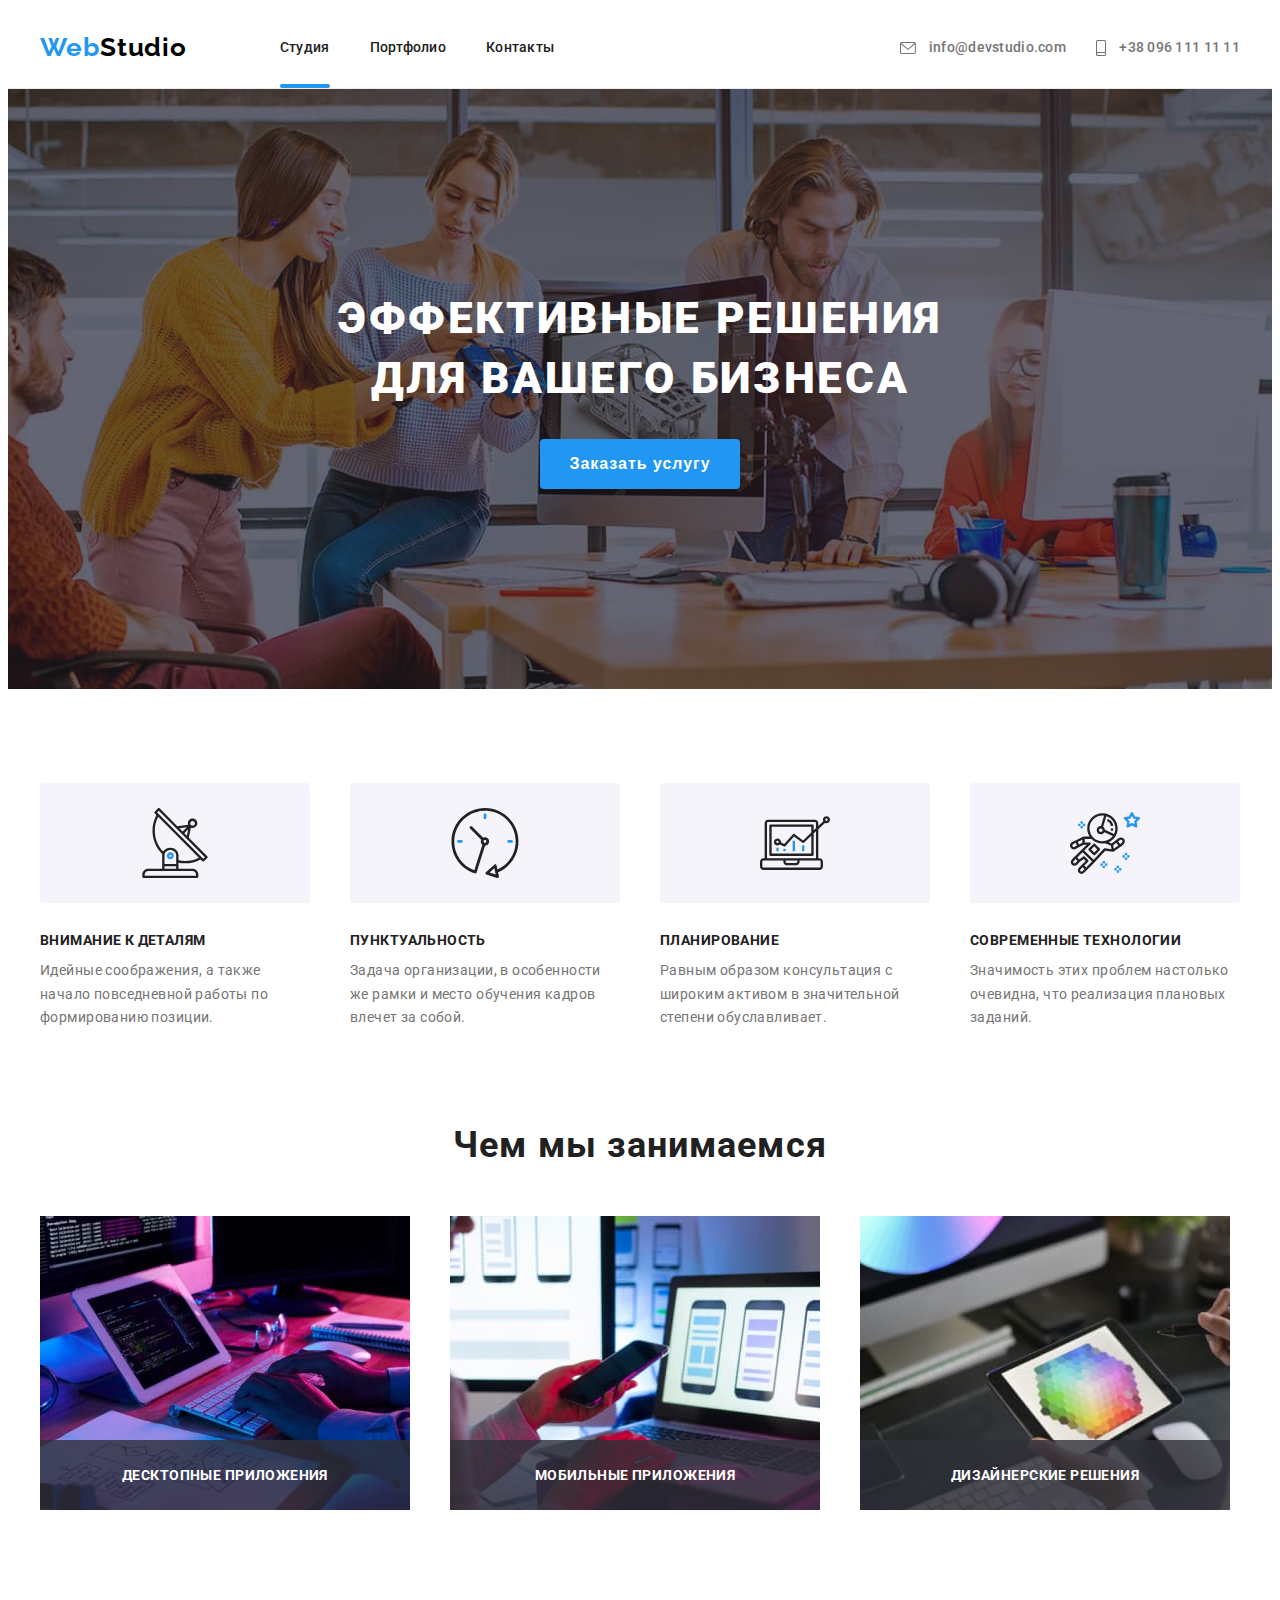
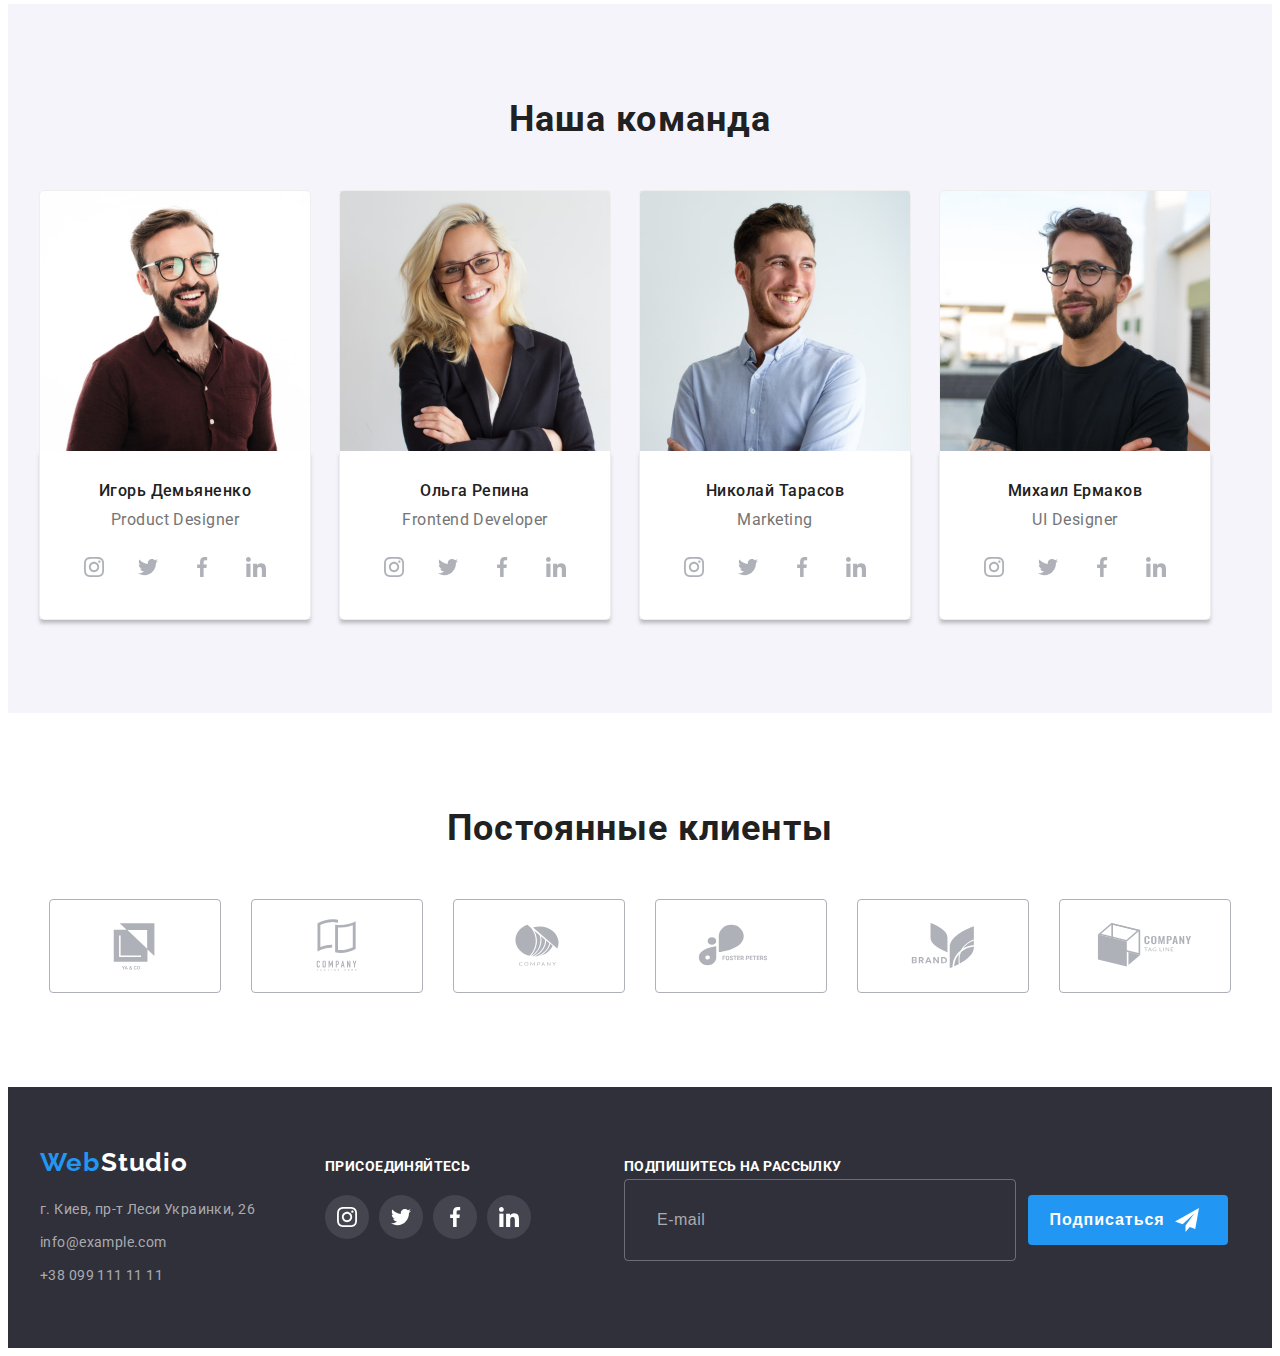
<file: index.html>
<!DOCTYPE html>
<html lang="ru">
  <head>
    <meta charset="UTF-8" />
    <meta http-equiv="X-UA-Compatible" content="IE=edge" />
    <meta name="viewport" content="width=device-width, initial-scale=1.0" />
    <title>Веб студия</title>
    <link rel="preconnect" href="https://fonts.googleapis.com" />
    <link rel="preconnect" href="https://fonts.gstatic.com" crossorigin />
    <link
      href="https://fonts.googleapis.com/css2?family=Raleway:wght@700&family=Roboto:wght@400;500;700;900&display=swap"
      rel="stylesheet"
    />
    <!-- cdnjs 1:10:17 modern normilize-->
    <link
      rel="stylesheet"
      href="https://cdnjs.cloudflare.com/ajax/libs/modern-normalize/1.1.0/modern-normalize.min.css"
      integrity="sha512-wpPYUAdjBVSE4KJnH1VR1HeZfpl1ub8YT/NKx4PuQ5NmX2tKuGu6U/JRp5y+Y8XG2tV+wKQpNHVUX03MfMFn9Q=="
      crossorigin="anonymous"
      referrerpolicy="no-referrer"
    />
    <link rel="stylesheet" href="./css/styles.css" />
  </head>

  <body class="header-container">
    <!-- The top of the site - header  -->
    <header class="header">
      <div class="container nav-holder">
        <nav class="header-navigation">
          <a class="header-logo link" href="/">
            <span class="header-web" lang="en">Web</span>
            <span class="header-studio" lang="en">Studio</span>
          </a>
          <ul class="header-list list">
            <li class="header-item">
              <a class="header-link link underline" href="">Студия</a>
            </li>
            <li class="header-item">
              <a class="header-link link" href="./portfolio.html">Портфолио</a>
            </li>
            <li class="header-item">
              <a class="header-link link" href="">Контакты</a>
            </li>
          </ul>
        </nav>
        <ul class="header-contacts-list list">
          <li class="header-contacts">
            <a class="header-mail link" href="mailto:info@devstudio.com ">
              <svg class="header-icon" width="16" height="12">
                <use href="./images/decore/icons.svg#icon-envelope"></use>
              </svg>
              info@devstudio.com
            </a>
          </li>
          <li class="header-contacts">
            <a class="header-tel link" href="tel:+380961111111">
              <svg class="header-icon" width="10" height="16">
                <use href="./images/decore/icons.svg#icon-tel"></use>
              </svg>
              +38 096 111 11 11
            </a>
          </li>
        </ul>
      </div>
    </header>
    <!-- the main and unique content of the page -->
    <main>
      <!--banner-->
      <section class="order-service">
        <div class="container">
          <h1 class="order-service-title">
            Эффективные решения для вашего бизнеса
          </h1>
          <button data-modal-open class="order-service-btn" type="button">
            Заказать услугу
          </button>
        </div>
      </section>
      <!--our features-->
      <section class="features section">
        <div class="container">
          <h2 class="features-title section-title">Наши особенности</h2>
          <ul class="features-list list">
            <li class="features-item">
              <div class="features-thumb">
                <svg class="features-icon" width="70" height="70">
                  <use href="./images/decore/icons.svg#icon-antenna"></use>
                </svg>
              </div>
              <h3 class="features-item-title">Внимание к деталям</h3>
              <p class="features-text">
                Идейные соображения, а также начало повседневной работы по
                формированию позиции.
              </p>
            </li>
            <li class="features-item">
              <div class="features-thumb">
                <svg class="features-icon" width="70" height="70">
                  <use href="./images/decore/icons.svg#icon-clock"></use>
                </svg>
              </div>
              <h3 class="features-item-title">Пунктуальность</h3>
              <p class="features-text">
                Задача организации, в особенности же рамки и место обучения
                кадров влечет за собой.
              </p>
            </li>
            <li class="features-item">
              <div class="features-thumb">
                <svg class="features-icon" width="70" height="70">
                  <use href="./images/decore/icons.svg#icon-diagram"></use>
                </svg>
              </div>
              <h3 class="features-item-title">Планирование</h3>
              <p class="features-text">
                Равным образом консультация с широким активом в значительной
                степени обуславливает.
              </p>
            </li>
            <li class="features-item">
              <div class="features-thumb">
                <svg class="features-icon" width="70" height="70">
                  <use href="./images/decore/icons.svg#icon-astronaut"></use>
                </svg>
              </div>
              <h3 class="features-item-title">Современные технологии</h3>
              <p class="features-text">
                Значимость этих проблем настолько очевидна, что реализация
                плановых заданий.
              </p>
            </li>
          </ul>
        </div>
      </section>
      <!--our specialities-->
      <section class="specialities section">
        <div class="container">
          <h2 class="specialities-title section-title">Чем мы занимаемся</h2>
          <ul class="specialities-list list">
            <li class="specialities-item">
              <img
                src="./images/box1(1).jpg"
                alt="человек пишет код"
                width="370"
              />
              <div class="specialities-item-lable">
                <h3 class="specialities-item-text">Десктопные приложения</h3>
              </div>
            </li>
            <li class="specialities-item">
              <img
                src="./images/box2(1).jpg"
                alt="человек создает дизайн макетов для телефона"
                width="370"
              />
              <div class="specialities-item-lable">
                <h3 class="specialities-item-text">Мобильные приложения</h3>
              </div>
            </li>
            <li class="specialities-item">
              <img
                src="./images/box3(1).jpg"
                alt="человек держит планшет и выбирает цвет на цветовом круге"
                width="370"
              />
              <div class="specialities-item-lable">
                <h3 class="specialities-item-text">Дизайнерские решения</h3>
              </div>
            </li>
          </ul>
        </div>
      </section>
      <!--our team-->
      <section class="team section">
        <div class="container">
          <h2 class="team-title section-title">Наша команда</h2>
          <ul class="team-list list">
            <li class="team-item">
              <img
                src="./images/team1.jpg"
                alt="фото Игоря Демьяненко"
                width="270"
              />
              <div class="team-card">
                <h3 class="team-person">Игорь Демьяненко</h3>
                <p class="team-text" lang="en">Product Designer</p>
                <ul class="team-social-list list">
                  <li class="team-social-item">
                    <a href="" class="team-social-link link">
                      <svg class="team-social-icon" width="20" height="20">
                        <use
                          href="./images/decore/icons.svg#icon-instagram"
                        ></use>
                      </svg>
                    </a>
                  </li>
                  <li class="team-social-item">
                    <a href="" class="team-social-link link">
                      <svg class="team-social-icon" width="20" height="20">
                        <use
                          href="./images/decore/icons.svg#icon-twitter"
                        ></use>
                      </svg>
                    </a>
                  </li>
                  <li class="team-social-item">
                    <a href="" class="team-social-link link">
                      <svg class="team-social-icon" width="20" height="20">
                        <use
                          href="./images/decore/icons.svg#icon-facebook"
                        ></use>
                      </svg>
                    </a>
                  </li>
                  <li class="team-social-item">
                    <a href="" class="team-social-link link">
                      <svg class="team-social-icon" width="20" height="20">
                        <use
                          href="./images/decore/icons.svg#icon-linkedin"
                        ></use>
                      </svg>
                    </a>
                  </li>
                </ul>
              </div>
            </li>
            <li class="team-item">
              <img
                src="./images/team2.jpg"
                alt="фото Ольги Репиной"
                width="270"
              />
              <div class="team-card">
                <h3 class="team-person">Ольга Репина</h3>
                <p class="team-text" lang="en">Frontend Developer</p>
                <ul class="team-social-list list">
                  <li class="team-social-item">
                    <a href="" class="team-social-link link">
                      <svg class="team-social-icon" width="20" height="20">
                        <use
                          href="./images/decore/icons.svg#icon-instagram"
                        ></use>
                      </svg>
                    </a>
                  </li>
                  <li class="team-social-item">
                    <a href="" class="team-social-link link">
                      <svg class="team-social-icon" width="20" height="20">
                        <use
                          href="./images/decore/icons.svg#icon-twitter"
                        ></use>
                      </svg>
                    </a>
                  </li>
                  <li class="team-social-item">
                    <a href="" class="team-social-link link">
                      <svg class="team-social-icon" width="20" height="20">
                        <use
                          href="./images/decore/icons.svg#icon-facebook"
                        ></use>
                      </svg>
                    </a>
                  </li>
                  <li class="team-social-item">
                    <a href="" class="team-social-link link">
                      <svg class="team-social-icon" width="20" height="20">
                        <use
                          href="./images/decore/icons.svg#icon-linkedin"
                        ></use>
                      </svg>
                    </a>
                  </li>
                </ul>
              </div>
            </li>
            <li class="team-item">
              <img
                src="./images/team3.jpg"
                alt="фото Николая Тарасова"
                width="270"
              />
              <div class="team-card">
                <h3 class="team-person">Николай Тарасов</h3>
                <p class="team-text" lang="en">Marketing</p>
                <ul class="team-social-list list">
                  <li class="team-social-item">
                    <a href="" class="team-social-link link">
                      <svg class="team-social-icon" width="20" height="20">
                        <use
                          href="./images/decore/icons.svg#icon-instagram"
                        ></use>
                      </svg>
                    </a>
                  </li>
                  <li class="team-social-item">
                    <a href="" class="team-social-link link">
                      <svg class="team-social-icon" width="20" height="20">
                        <use
                          href="./images/decore/icons.svg#icon-twitter"
                        ></use>
                      </svg>
                    </a>
                  </li>
                  <li class="team-social-item">
                    <a href="" class="team-social-link link">
                      <svg class="team-social-icon" width="20" height="20">
                        <use
                          href="./images/decore/icons.svg#icon-facebook"
                        ></use>
                      </svg>
                    </a>
                  </li>
                  <li class="team-social-item">
                    <a href="" class="team-social-link link">
                      <svg class="team-social-icon" width="20" height="20">
                        <use
                          href="./images/decore/icons.svg#icon-linkedin"
                        ></use>
                      </svg>
                    </a>
                  </li>
                </ul>
              </div>
            </li>
            <li class="team-item">
              <img
                src="./images/team4.jpg"
                alt="фото Михаила Ермакова"
                width="270"
              />
              <div class="team-card">
                <h3 class="team-person">Михаил Ермаков</h3>
                <p class="team-text" lang="en">UI Designer</p>
                <ul class="team-social-list list">
                  <li class="team-social-item">
                    <a href="" class="team-social-link link">
                      <svg class="team-social-icon" width="20" height="20">
                        <use
                          href="./images/decore/icons.svg#icon-instagram"
                        ></use>
                      </svg>
                    </a>
                  </li>
                  <li class="team-social-item">
                    <a href="" class="team-social-link link">
                      <svg class="team-social-icon" width="20" height="20">
                        <use
                          href="./images/decore/icons.svg#icon-twitter"
                        ></use>
                      </svg>
                    </a>
                  </li>
                  <li class="team-social-item">
                    <a href="" class="team-social-link link">
                      <svg class="team-social-icon" width="20" height="20">
                        <use
                          href="./images/decore/icons.svg#icon-facebook"
                        ></use>
                      </svg>
                    </a>
                  </li>
                  <li class="team-social-item">
                    <a href="" class="team-social-link link">
                      <svg class="team-social-icon" width="20" height="20">
                        <use
                          href="./images/decore/icons.svg#icon-linkedin"
                        ></use>
                      </svg>
                    </a>
                  </li>
                </ul>
              </div>
            </li>
          </ul>
        </div>
      </section>
      <!-- our clients -->
      <section class="clients section">
        <div class="container">
          <h2 class="clients-title section-title">Постоянные клиенты</h2>
          <ul class="clients-list list">
            <li class="clients-item">
              <a class="clients-link link">
                <svg class="clients-icon" width="106" height="60">
                  <use href="./images/decore/icons.svg#icon-Logo-e"></use>
                </svg>
              </a>
            </li>
            <li class="clients-item">
              <a class="clients-link link">
                <svg class="clients-icon" width="106" height="60">
                  <use href="./images/decore/icons.svg#icon-Logo-d"></use>
                </svg>
              </a>
            </li>
            <li class="clients-item">
              <a class="clients-link link">
                <svg class="clients-icon" width="106" height="60">
                  <use href="./images/decore/icons.svg#icon-Logo-f"></use>
                </svg>
              </a>
            </li>
            <li class="clients-item">
              <a class="clients-link link">
                <svg class="clients-icon" width="106" height="60">
                  <use href="./images/decore/icons.svg#icon-Logo-c"></use>
                </svg>
              </a>
            </li>
            <li class="clients-item">
              <a class="clients-link link">
                <svg class="clients-icon" width="106" height="60">
                  <use href="./images/decore/icons.svg#icon-Logo-b"></use>
                </svg>
              </a>
            </li>
            <li class="clients-item">
              <a class="clients-link link">
                <svg class="clients-icon" width="106" height="60">
                  <use href="./images/decore/icons.svg#icon-Logo"></use>
                </svg>
              </a>
            </li>
          </ul>
        </div>
      </section>
    </main>
    <!-- the bottom of the page - footer -->
    <footer class="footer">
      <div class="container footer-links">
        <address class="footer-address">
          <a class="footer-logo link" href="/">
            <span class="footer-web" lang="en">Web</span>
            <span class="footer-studio" lang="en">Studio</span>
          </a>
          <ul class="footer-contacts list">
            <li class="footer-contact-item">
              <a
                class="footer-address-link link"
                href="https://goo.gl/maps/x1Q4HFGsdDY8duNA9"
                target="_blank"
                rel="noopener noreferrer"
              >
                г. Киев, пр-т Леси Украинки, 26
              </a>
            </li>
            <li class="footer-contact-item">
              <a
                class="footer-address-link mail link"
                href="mailto:info@example.com"
                >info@example.com</a
              >
            </li>
            <li class="footer-contact-item">
              <a class="footer-address-link tel link" href="tel:+380991111111"
                >+38 099 111 11 11</a
              >
            </li>
          </ul>
        </address>
        <div class="footer-social">
          <h2 class="footer-social-title">присоединяйтесь</h2>
          <ul class="footer-social-list list">
            <li class="footer-social-item">
              <a href="" class="footer-social-link link">
                <svg class="footer-social-icon" width="20" height="20">
                  <use href="./images/decore/icons.svg#icon-instagram"></use>
                </svg>
              </a>
            </li>
            <li class="footer-social-item">
              <a href="" class="footer-social-link link">
                <svg class="footer-social-icon" width="20" height="20">
                  <use href="./images/decore/icons.svg#icon-twitter"></use>
                </svg>
              </a>
            </li>
            <li class="footer-social-item">
              <a href="" class="footer-social-link link">
                <svg class="footer-social-icon" width="20" height="20">
                  <use href="./images/decore/icons.svg#icon-facebook"></use>
                </svg>
              </a>
            </li>
            <li class="footer-social-item">
              <a href="" class="footer-social-link link">
                <svg class="footer-social-icon" width="20" height="20">
                  <use href="./images/decore/icons.svg#icon-linkedin"></use>
                </svg>
              </a>
            </li>
          </ul>
        </div>
        <!-- footer form  -->

        <form action="#" class="footer-form">
          <label class="footer-email-label" for="footer-email">
            Подпишитесь на рассылку</label
          >
          <div class="footer-email-send">
            <input
              class="footer-email-input"
              type="email"
              name="email"
              id="footer-email"
              placeholder="E-mail"
            />
            <button type="submit" class="footer-btn">
              Подписаться
              <svg class="footer-icon-send" width="24" height="24">
                <use href="./images/decore/icons.svg#icon-send"></use>
              </svg>
            </button>
          </div>
        </form>
      </div>
    </footer>

    <!-- MODAL WINDOW -->
    <div data-modal class="backdrop is-hidden">
      <div class="modal">
        <button class="modal-close-btn" type="button" data-modal-close>
          <svg class="modal-close-icon" width="18" height="18">
            <use href="./images/decore/icons.svg#icon-close"></use>
          </svg>
        </button>
        <!-- form -->
        <div role="group" class="form">
          <p class="modal-title">Оставьте свои данные, мы вам перезвоним</p>
          <form
            class="modal-form"
            autocomplete="off"
            method="POST"
            action="javascript:void(0);"
          >
            <div class="form-field">
              <label for="name" class="form-label"> Имя </label>
              <input
                type="text"
                name="name"
                id="name"
                class="modal-form-input"
                autofocus
              />
              <span class="modal-form-input-icon">
                <svg class="modal-form-icon" width="18" height="18">
                  <use href="./images/decore/icons.svg#icon-person"></use>
                </svg>
              </span>
            </div>
            <div class="form-field">
              <label for="tel" class="form-label"> Телефон </label>
              <input type="tel" name="tel" id="tel" class="modal-form-input" />
              <span class="modal-form-input-icon">
                <svg class="modal-form-icon" width="18" height="18">
                  <use href="./images/decore/icons.svg#icon-phone"></use>
                </svg>
              </span>
            </div>
            <div class="form-field">
              <label for="email" class="form-label"> Почта </label>
              <input
                type="email"
                name="email"
                id="email"
                class="modal-form-input"
              />
              <span class="modal-form-input-icon">
                <svg class="modal-form-icon" width="18" height="18">
                  <use href="./images/decore/icons.svg#icon-email"></use>
                </svg>
              </span>
            </div>
            <!-- textarea -->
            <div class="form-field">
              <label for="comment" class="form-label"> Комментарий </label>
              <textarea
                name="comment"
                id="comment"
                class="modal-form-input"
                autocomplete="on"
                placeholder="Введите текст"
              >
              </textarea>
            </div>
          </form>
        </div>
        <!-- checkbox -->
        <div class="form-checkbox">
          <label class="form-checkbox-text">
            <input
              class="form-checkbox-input"
              type="checkbox"
              name="checkbox"
              value="agree"
            />
            <span class="form-checkbox-icon"></span>
            Соглашаюсь с рассылкой и принимаю
            <a
              class="form-checkbox-link"
              href=""
              target="_blank"
              rel="noopener noreferrer"
              >Условия договора
            </a>
          </label>
        </div>
        <button type="submit" class="form-send-btn">Отправить</button>
      </div>
    </div>
    <script src="./js/modal.js"></script>
  </body>
</html>
</file>
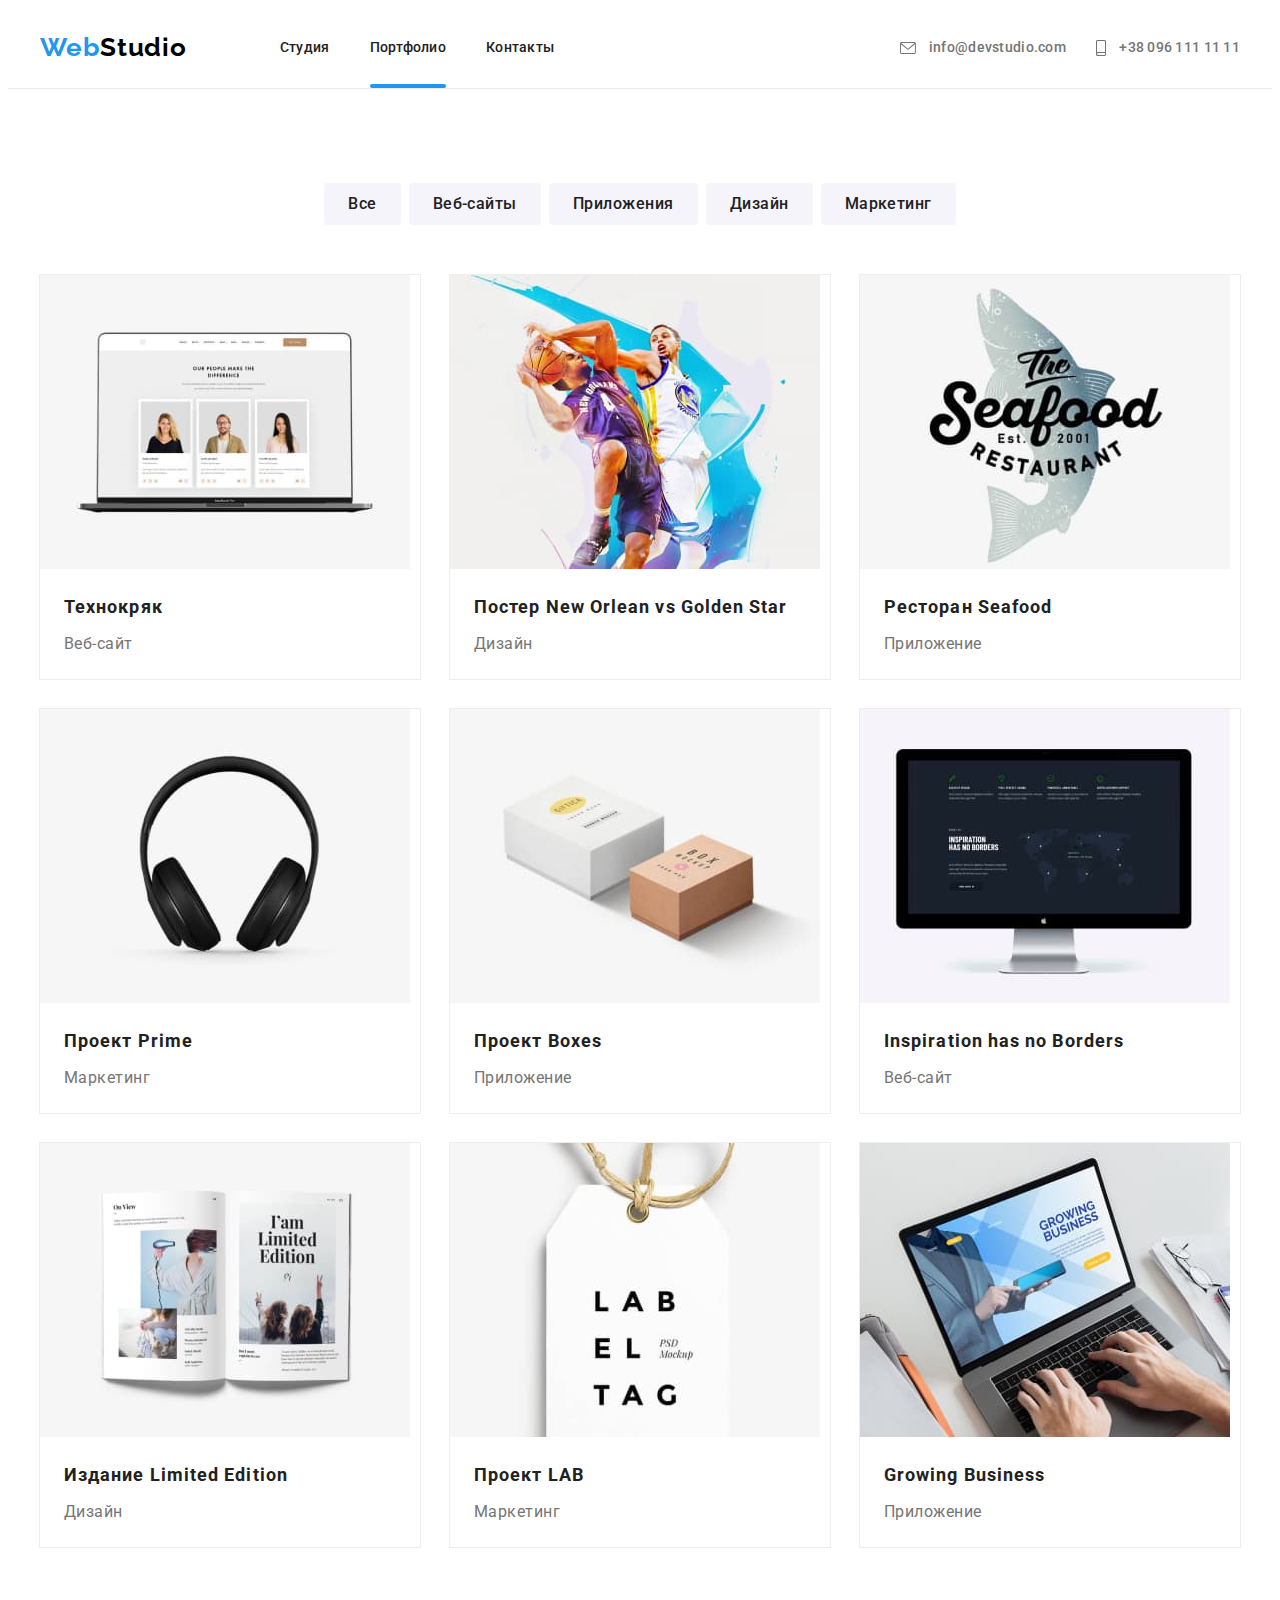
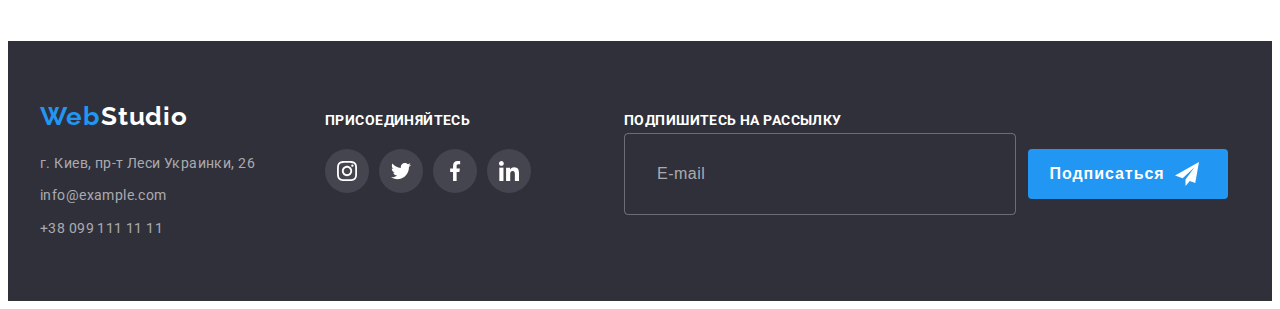
<file: portfolio.html>
<!DOCTYPE html>
<html lang="ru">
  <head>
    <meta charset="UTF-8" />
    <meta http-equiv="X-UA-Compatible" content="IE=edge" />
    <meta name="viewport" content="width=device-width, initial-scale=1.0" />
    <title lang="en">Portfolio</title>
    <link rel="preconnect" href="https://fonts.googleapis.com" />
    <link rel="preconnect" href="https://fonts.gstatic.com" crossorigin />
    <link
      href="https://fonts.googleapis.com/css2?family=Raleway:wght@700&family=Roboto:wght@400;500;700;900&display=swap"
      rel="stylesheet"
    />
    <link
      rel="stylesheet"
      href="https://cdnjs.cloudflare.com/ajax/libs/modern-normalize/1.1.0/modern-normalize.min.css"
      integrity="sha512-wpPYUAdjBVSE4KJnH1VR1HeZfpl1ub8YT/NKx4PuQ5NmX2tKuGu6U/JRp5y+Y8XG2tV+wKQpNHVUX03MfMFn9Q=="
      crossorigin="anonymous"
      referrerpolicy="no-referrer"
    />
    <link rel="stylesheet" href="./css/styles.css" />
  </head>
  <body>
    <!--header-->
    <header class="header">
      <div class="container nav-holder">
        <nav class="header-navigation">
          <a class="header-logo link" href="/">
            <span class="header-web" lang="en">Web</span>
            <span class="header-studio" lang="en">Studio</span>
          </a>
          <ul class="header-list list">
            <li class="header-item">
              <a class="header-link link" href="./index.html">Студия</a>
            </li>
            <li class="header-item">
              <a class="header-link link underline" href="./portfolio.html"
                >Портфолио</a
              >
            </li>
            <li class="header-item">
              <a class="header-link link" href="">Контакты</a>
            </li>
          </ul>
        </nav>
        <ul class="header-contacts-list list">
          <li class="header-contacts">
            <a class="header-mail link" href="mailto:info@devstudio.com ">
              <svg class="header-icon" width="16" height="12">
                <use href="./images/decore/icons.svg#icon-envelope"></use>
              </svg>
              info@devstudio.com
            </a>
          </li>
          <li class="header-contacts">
            <a class="header-tel link" href="tel:+380961111111">
              <svg class="header-icon" width="10" height="16">
                <use href="./images/decore/icons.svg#icon-tel"></use>
              </svg>
              +38 096 111 11 11
            </a>
          </li>
        </ul>
      </div>
    </header>
    <!--main section-->
    <main class="main">
      <section class="portfolio section">
        <div class="container">
          <h1 class="portfolio-title section-title">Портфолио</h1>
          <!--Filters-->
          <ul class="filters list">
            <li class="filters-item">
              <button class="filters-btn" type="button">Все</button>
            </li>
            <li class="filters-item">
              <button class="filters-btn" type="button">Веб-сайты</button>
            </li>
            <li class="filters-item">
              <button class="filters-btn" type="button">Приложения</button>
            </li>
            <li class="filters-item">
              <button class="filters-btn" type="button">Дизайн</button>
            </li>
            <li class="filters-item">
              <button class="filters-btn" type="button">Маркетинг</button>
            </li>
          </ul>
          <!--Projects-->
          <ul class="projects list">
            <li class="projects-item">
              <a class="projects-link link" href="">
                <div class="projects-overlay">
                  <img
                    class="projects-img"
                    src="./images/portfolio-section/portfolio1.jpg"
                    alt="компьютер с открытым веб-сайтом"
                    width="370"
                    height="294"
                  />
                  <div class="projects-item-description">
                    <p class="projects-item-text">
                      Технокряк это современная площадка распространения
                      коронавируса. Компании используют эту платформу для
                      цифрового шпионажа и атак на защищённые сервера
                      конкурентов.
                    </p>
                  </div>
                </div>
                <div class="projects-content">
                  <h2 class="projects-title">Технокряк</h2>
                  <p class="projects-text">Веб-сайт</p>
                </div>
              </a>
            </li>
            <li class="projects-item">
              <a class="projects-link link" href="">
                <div class="projects-overlay">
                  <img
                    class="projects-img"
                    src="./images/portfolio-section/portfolio2.jpg"
                    alt="Два баскетболиста сражаются за мяч на цветном фоне"
                    width="370"
                    height="294"
                  />
                  <div class="projects-item-description">
                    <p class="projects-item-text">
                      Технокряк это современная площадка распространения
                      коронавируса. Компании используют эту платформу для
                      цифрового шпионажа и атак на защищённые сервера
                      конкурентов.
                    </p>
                  </div>
                </div>
                <div class="projects-content">
                  <h2 class="projects-title">
                    Постер <span lang="en"> New Orlean vs Golden Star</span>
                  </h2>
                  <p class="projects-text">Дизайн</p>
                </div>
              </a>
            </li>

            <li class="projects-item">
              <a class="projects-link link" href="">
                <div class="projects-overlay">
                  <img
                    class="projects-img"
                    src="./images/portfolio-section/portfolio3.jpg"
                    alt="логотип ресторана морепродуктов: рыба, а на ней название ресторана"
                    width="370"
                    height="294"
                  />
                  <div class="projects-item-description">
                    <p class="projects-item-text">
                      Технокряк это современная площадка распространения
                      коронавируса. Компании используют эту платформу для
                      цифрового шпионажа и атак на защищённые сервера
                      конкурентов.
                    </p>
                  </div>
                </div>
                <div class="projects-content">
                  <h2 class="projects-title">
                    Ресторан <span lang="en"> Seafood</span>
                  </h2>
                  <p class="projects-text">Приложение</p>
                </div>
              </a>
            </li>
            <li class="projects-item">
              <a class="projects-link link" href="">
                <div class="projects-overlay">
                  <img
                    class="projects-img"
                    src="./images/portfolio-section/portfolio4.jpg"
                    alt="черные наушники на елом фоне"
                    width="370"
                    height="294"
                  />
                  <div class="projects-item-description">
                    <p class="projects-item-text">
                      Технокряк это современная площадка распространения
                      коронавируса. Компании используют эту платформу для
                      цифрового шпионажа и атак на защищённые сервера
                      конкурентов.
                    </p>
                  </div>
                </div>
                <div class="projects-content">
                  <h2 class="projects-title">
                    Проект <span lang="en">Prime</span>
                  </h2>
                  <p class="projects-text">Маркетинг</p>
                </div>
              </a>
            </li>
            <li class="projects-item">
              <a class="projects-link link" href="">
                <div class="projects-overlay">
                  <img
                    class="projects-img"
                    src="./images/portfolio-section/portfolio5.jpg"
                    alt="2 коробки разных размеров и цветов"
                    width="370"
                    height="294"
                  />
                  <div class="projects-item-description">
                    <p class="projects-item-text">
                      Технокряк это современная площадка распространения
                      коронавируса. Компании используют эту платформу для
                      цифрового шпионажа и атак на защищённые сервера
                      конкурентов.
                    </p>
                  </div>
                </div>
                <div class="projects-content">
                  <h2 class="projects-title">
                    Проект <span lang="en"> Boxes</span>
                  </h2>
                  <p class="projects-text">Приложение</p>
                </div>
              </a>
            </li>
            <li class="projects-item">
              <a class="projects-link link" href="">
                <div class="projects-overlay">
                  <img
                    class="projects-img"
                    src="./images/portfolio-section/portfolio6.jpg"
                    alt="Монитор компьютера с открытой веб-страницей"
                    width="370"
                    height="294"
                  />
                  <div class="projects-item-description">
                    <p class="projects-item-text">
                      Технокряк это современная площадка распространения
                      коронавируса. Компании используют эту платформу для
                      цифрового шпионажа и атак на защищённые сервера
                      конкурентов.
                    </p>
                  </div>
                </div>
                <div class="projects-content">
                  <h2 class="projects-title" lang="en">
                    Inspiration has no Borders
                  </h2>
                  <p class="projects-text">Веб-сайт</p>
                </div>
              </a>
            </li>
            <li class="projects-item">
              <a class="projects-link link" href="">
                <div class="projects-overlay">
                  <img
                    class="projects-img"
                    src="./images/portfolio-section/portfolio7.jpg"
                    alt="Разворот глянцевого журнала"
                    width="370"
                    height="294"
                  />
                  <div class="projects-item-description">
                    <p class="projects-item-text">
                      Технокряк это современная площадка распространения
                      коронавируса. Компании используют эту платформу для
                      цифрового шпионажа и атак на защищённые сервера
                      конкурентов.
                    </p>
                  </div>
                </div>
                <div class="projects-content">
                  <h2 class="projects-title">
                    Издание <span lang="en">Limited Edition</span>
                  </h2>
                  <p class="projects-text">Дизайн</p>
                </div>
              </a>
            </li>
            <li class="projects-item">
              <a class="projects-link link" href="">
                <div class="projects-overlay">
                  <img
                    class="projects-img"
                    src="./images/portfolio-section/portfolio8.jpg"
                    alt="Бумажный ярлычок на нитке"
                    width="370"
                    height="294"
                  />
                  <div class="projects-item-description">
                    <p class="projects-item-text">
                      Технокряк это современная площадка распространения
                      коронавируса. Компании используют эту платформу для
                      цифрового шпионажа и атак на защищённые сервера
                      конкурентов.
                    </p>
                  </div>
                </div>
                <div class="projects-content">
                  <h2 class="projects-title">
                    Проект <span lang="en">LAB </span>
                  </h2>
                  <p class="projects-text">Маркетинг</p>
                </div>
              </a>
            </li>
            <li class="projects-item">
              <a class="projects-link link" href="">
                <div class="projects-overlay">
                  <img
                    class="projects-img"
                    src="./images/portfolio-section/portfolio9.jpg"
                    alt="Ноутбук с открытой страницей сайта"
                    width="370"
                    height="294"
                  />
                  <div class="projects-item-description">
                    <p class="projects-item-text">
                      Технокряк это современная площадка распространения
                      коронавируса. Компании используют эту платформу для
                      цифрового шпионажа и атак на защищённые сервера
                      конкурентов.
                    </p>
                  </div>
                </div>
                <div class="projects-content">
                  <h2 class="projects-title" lang="en">Growing Business</h2>
                  <p class="projects-text">Приложение</p>
                </div>
              </a>
            </li>
          </ul>
        </div>
      </section>
    </main>

    <footer class="footer">
      <div class="container footer-links">
        <address class="footer-address">
          <a class="footer-logo link" href="/">
            <span class="footer-web" lang="en">Web</span>
            <span class="footer-studio" lang="en">Studio</span>
          </a>
          <ul class="footer-contacts list">
            <li class="footer-contact-item">
              <a
                class="footer-address-link link"
                href="https://goo.gl/maps/x1Q4HFGsdDY8duNA9"
                target="_blank"
                rel="noopener noreferrer"
              >
                г. Киев, пр-т Леси Украинки, 26
              </a>
            </li>
            <li class="footer-contact-item">
              <a
                class="footer-address-link mail link"
                href="mailto:info@example.com"
                >info@example.com</a
              >
            </li>
            <li class="footer-contact-item">
              <a class="footer-address-link tel link" href="tel:+380991111111"
                >+38 099 111 11 11</a
              >
            </li>
          </ul>
        </address>
        <div class="footer-social">
          <h2 class="footer-social-title">присоединяйтесь</h2>
          <ul class="footer-social-list list">
            <li class="footer-social-item">
              <a href="" class="footer-social-link link">
                <svg class="footer-social-icon" width="20" height="20">
                  <use href="./images/decore/icons.svg#icon-instagram"></use>
                </svg>
              </a>
            </li>
            <li class="footer-social-item">
              <a href="" class="footer-social-link link">
                <svg class="footer-social-icon" width="20" height="20">
                  <use href="./images/decore/icons.svg#icon-twitter"></use>
                </svg>
              </a>
            </li>
            <li class="footer-social-item">
              <a href="" class="footer-social-link link">
                <svg class="footer-social-icon" width="20" height="20">
                  <use href="./images/decore/icons.svg#icon-facebook"></use>
                </svg>
              </a>
            </li>
            <li class="footer-social-item">
              <a href="" class="footer-social-link link">
                <svg class="footer-social-icon" width="20" height="20">
                  <use href="./images/decore/icons.svg#icon-linkedin"></use>
                </svg>
              </a>
            </li>
          </ul>
        </div>
        <!-- NEW form  -->

        <form action="#" class="footer-form">
          <label class="footer-email-label" for="footer-email">
            Подпишитесь на рассылку</label
          >
          <div class="footer-email-send">
            <input
              class="footer-email-input"
              type="email"
              name="email"
              id="footer-email"
              placeholder="E-mail"
            />
            <button type="submit" class="footer-btn">
              Подписаться
              <svg class="footer-icon-send" width="24" height="24">
                <use href="./images/decore/icons.svg#icon-send"></use>
              </svg>
            </button>
          </div>
        </form>
      </div>
    </footer>
  </body>
</html>
</file>
<file: css/styles.css>
/* -------------------------------------CSS Custom Properties------------------------- */
:root {
  --main-title-color: #ffffff;
  --title-color: #212121;
  --main-text-color: #757575;
  --main-accent-color: #2196f3;
  --logo-color: #000000;
  --footer-contacts-color: #ffffff99;
  /* --main-background-color: #e5e5e5; */
  --secondary-background-color: #ffffff;
  --header-color: #ffffff;
  --footer-color: #2f303a;
  --background-section: #f5f4fa;
  --first-button-color: #f5f4fa;
  --second-button-color: #2196f3;
  --card-border-color: #eeeeee;
  --project-item-gap: 30px;
  --social-network-main-color: #afb1b8;
  --social-network-accent-color: #ffffff;
  --timing-function: cubic-bezier(0.4, 0, 0.2, 1);
}

/*--------------------------Service Classes--------------------------------------------*/
/* NEW Utility !!! should be first/higher in the document  */
.list {
  /* ressets all the things given/set by browser */
  margin: 0;
  padding: 0;
  list-style: none;
}
.link {
  text-decoration: none;
  color: inherit;
}

.container {
  margin-left: auto;
  margin-right: auto;
  width: 1200px;

  padding-left: 15px;
  padding-right: 15px;
  /* outline: 1px solid blue; */
}

.section-title {
  margin-top: 0;
  margin-bottom: 50px;
  /* ok? */

  font-weight: bold;
  font-size: 36px;
  line-height: 1.17;
  text-align: center;
  letter-spacing: 0.03em;
  color: var(--title-color);
}
.section {
  padding-bottom: 94px;
  padding-top: 94px;
}

/* --------------------------------Main Selectors------------------------------------- */

button {
  cursor: pointer;
}
body {
  /* margin: 0; */
  background-color: var(--secondary-background-color);
  font-family: "Roboto", sans-serif;
  /* font-style: normal; */
  font-weight: normal;
  font-size: 14px;
  line-height: 1.71;
  letter-spacing: 0.03em;
  color: var(--main-text-color);
}
/* general resset of styles to do less work in each section  */
h1,
h2,
h3,
h4,
h5,
h6,
p {
  margin: 0;
  padding: 0;
}

/* свойства для корректного отображения картинок */
img {
  display: block;
  max-width: 100%;
  height: auto;
}
/* --------------------------------Header--------------------------------------------- */
.header {
  background-color: var(--header-color);
  border-bottom: 1px solid #ececec;
}

.nav-holder {
  display: flex;
  align-items: center;
}

.header-navigation {
  display: flex;
  /* выравниваем относительно поперечной оси, то есть высоты*/
  align-items: center;
  /*растягиваем по нужным сторонам  */
  justify-content: center;
}

.header-logo {
  font-family: "Raleway", sans-serif;
  font-style: normal;
  font-weight: bold;
  font-size: 26px;
  line-height: 1.19;
  letter-spacing: 0.03em;
  word-spacing: -6px;
  padding-top: 24px;
  padding-bottom: 25px;
}
.header-web {
  color: var(--main-accent-color);
}
.header-studio {
  color: var(--logo-color);
}

.header-list {
  display: flex;
  margin-left: 93px;
}

/* очистка крайней геометрии: один из вариантов .header-item: last child {
  margin-right: 0;/* .header-item+header-item{
  margin-left: 40px; или как я сделала  */
.header-item:not(:last-child) {
  margin-right: 40px;
}

/* ссылка - строчный элемент, чтобы работали паддинги, надо сделать ее блочной или строчно-блочной, но там тогда зазор справа */
.header-link {
  /* geometry */
  display: flex;
  padding-top: 32px;
  padding-bottom: 32px;
  /* font + stiles  */
  font-weight: 500;
  font-size: 14px;
  line-height: 1.14;
  letter-spacing: 0.02em;
  color: var(--title-color);
  /* decore */
  position: relative;
  transition: color 250ms var(--timing-function);
}

.header-link:hover,
.header-link:focus {
  color: var(--main-accent-color);
}

.header-link.underline::after {
  content: "";
  width: 100%;
  height: 4px;
  background-color: var(--main-accent-color);
  border-radius: 2px;
  position: absolute;
  left: 0;
  bottom: 0;
}
.header-contacts-list .link {
  font-weight: 500;
  font-size: 14px;
  line-height: 1.14;
  letter-spacing: 0.02em;
  color: var(--main-text-color);
}
.header-contacts-list .link:hover,
.header-contacts-list .link:focus {
  color: var(--main-accent-color);
}

.header-contacts-list {
  display: flex;
  margin-left: auto;
}

.header-contacts {
  /* padding-top: 32px;
  padding-bottom: 32px; */
  display: flex;
  align-items: center;
}
.header-contacts + .header-contacts {
  margin-left: var(--project-item-gap);
}
.header-mail,
.header-tel {
  transition: color 250ms var(--timing-function);
}
.header-icon {
  display: inline-block;
  vertical-align: middle;
  margin-right: 10px;
  fill: currentColor;
}

/* ----------------------------------------------------Footer----------------------------------------------- */
.footer {
  background-color: var(--footer-color);
  padding-top: 60px;
  padding-bottom: 60px;
}

/*------------------------------------------------------ contact links---------------------------------------- */

.footer-address-link {
  font-family: "Roboto", sans-serif;
  font-style: normal;
  font-weight: normal;
  font-size: 14px;
  line-height: 1.71;
  letter-spacing: 0.03em;
  color: var(--footer-contacts-color);
  transition: color 250ms var(--timing-function);
}
.footer-address-link:hover,
.footer-address-link:focus {
  color: var(--main-title-color);
}
/*--------------------------------------------------------logo------------------------------------------------*/
.footer-logo {
  display: inline-block;
  margin-bottom: 20px;

  font-family: "Raleway", sans-serif;
  font-style: normal;
  font-weight: bold;
  font-size: 26px;
  line-height: 1.19;
  letter-spacing: 0.03em;
  /*--------------------------------------------add negative word-spacing to bring letters together----------*/
  word-spacing: -5px;
}
.footer-contact-item:not(:last-child) {
  margin-bottom: 9px;
}
.footer-web {
  color: var(--main-accent-color);
}
.footer-studio {
  color: var(--main-title-color);
}

/* --------------- */
.footer-links {
  display: flex;
  align-items: baseline;
}

.footer-address {
  display: flex;
  flex-direction: column;
}

.footer-contacts {
  display: flex;
  flex-direction: column;
}
/* ---- */

.footer-social {
  display: flex;
  flex-direction: column;
  margin-left: 70px;
  /* padding-top: 12px; */
}
.footer-social-title {
  margin-bottom: 20px;
  color: var(--main-title-color);
  font-weight: bold;
  font-size: 14px;
  line-height: 1.14;
  letter-spacing: 0.03em;
  text-transform: uppercase;
}
.footer-social-list {
  display: flex;
  /* justify-content: center; */
}

.footer-social-item {
  width: 44px;
  height: 44px;
}
.footer-social-item + .footer-social-item {
  margin-left: 10px;
}
.footer-social-link {
  width: 100%;
  height: 100%;
  border-radius: 50%;
  display: flex;
  align-items: center;
  justify-content: center;
  background-color: rgba(255, 255, 255, 0.1);
  color: var(--social-network-accent-color);
  transition: background-color 250ms var(--timing-function);
}

.footer-social-link:hover,
.footer-social-link:focus {
  color: var(--main-title-color);
  background-color: var(--main-accent-color);
}
.footer-social-icon {
  fill: currentColor;
}

/* ----------------------footer--email--form--------------- */
.footer-form {
  margin-left: 93px;
}
.footer-email-send {
  display: flex;
  align-items: center;
  justify-content: center;
}

.footer-email-label {
  margin-bottom: 20px;

  font-weight: 700;
  font-size: 14px;
  line-height: 16px;
  letter-spacing: 0.03em;
  text-transform: uppercase;

  color: var(--main-title-color);
}
.footer-email-input {
  width: 358px;
  height: 50px;

  border: 1px solid rgba(255, 255, 255, 0.3);
  box-shadow: (0px 4px 4px rgba(0, 0, 0, 0.15));
  border-radius: 4px;
  background-color: transparent;
  /* outline: none; */
  color: rgba(255, 255, 255, 0.6);
  font-size: 16px;
  line-height: 1.25;

  letter-spacing: 0.03em;
  padding: 15px 16px;
}

.footer-email-input::placeholder {
  padding: 15px 16px;

  font-size: 16px;
  line-height: 1.25;

  letter-spacing: 0.03em;

  color: rgba(255, 255, 255, 0.6);
}

.footer-btn {
  display: flex;
  align-items: center;
  justify-content: center;

  width: 200px;
  height: 50px;

  font-weight: 700;
  font-size: 16px;
  line-height: 1.87;
  text-align: center;
  letter-spacing: 0.06em;
  color: var(--main-title-color);

  align-self: center;

  border-radius: 4px;
  border: 1px solid var(--second-button-color);
  border-color: transparent;
  transition: box-shadow 250ms var(--timing-function);

  margin-left: 12px;
  background-color: var(--second-button-color);
}

.footer-icon-send {
  margin: 13px 8px 13px 10px;
}

.footer-btn:focus,
.footer-btn:hover {
  box-shadow: 0px 4px 4px rgba(0, 0, 0, 0.15);
}
/* ------------------------------------------------MAIN SECTION PORTFOLIO---------------------------- */

/* ------------------------------------------------Filters-------------------------------------------- */
.filters-btn {
  font-family: "Roboto", sans-serif;
  font-style: normal;
  font-weight: 500;
  font-size: 16px;
  line-height: 1.62;
  text-align: center;
  letter-spacing: 0.03em;
  color: var(--title-color);
  background-color: var(--first-button-color);
  cursor: pointer;
  border-radius: 4px;
  border-color: transparent;
  padding: 6px 22px;
  transition: color 250ms var(--timing-function),
    box-shadow 250ms var(--timing-function),
    background-color 250ms var(--timing-function);
}

.filters-btn:hover,
.filters-btn:focus,
.filters-btn:active {
  color: var(--main-title-color);
  background-color: var(--second-button-color);
  box-shadow: 0px 4px 4px rgba(0, 0, 0, 0.25);
}

.filters {
  display: flex;
  align-items: center;
  justify-content: center;
  margin-bottom: 50px;
}
.filters-item:not(:last-child) {
  margin-right: 8px;
}
/*------------------------------------------Portfolio: Projects---------------------------------------- */
.portfolio-title {
  display: none;
}
.projects {
  display: flex;
  flex-wrap: wrap;
  margin-left: calc(-1 * var(--project-item-gap));
  margin-top: calc(-1 * var(--project-item-gap));
}

.projects-item {
  flex-basis: calc(100% / 3 - var(--project-item-gap));
  margin-left: var(--project-item-gap);
  margin-top: var(--project-item-gap);
  outline: 1px solid var(--card-border-color);
  background-color: var(--secondary-background-color);
  transition: box-shadow 250ms cubic-bezier(0.4, 0, 0.2, 1);
  /* overflow: hidden; */
}
.projects-item:hover,
.projects-item:focus {
  box-shadow: 0px 4px 4px rgba(0, 0, 0, 0.25);
}

.projects-overlay {
  position: relative;
  top: 0;
  left: 0;
  /* hides excess overlay */
  overflow: hidden;
}

.projects-img {
  display: block;
  max-width: 100%;
  /* height: auto; */
}
.projects-title {
  margin-top: 0;
  margin-bottom: 0;
  font-weight: bold;
  font-size: 18px;
  line-height: 2;
  letter-spacing: 0.06em;
  color: var(--title-color);
}

.projects-text {
  margin-top: 4px;
  margin-bottom: 0;
  font-size: 16px;
  line-height: 1.87;
  letter-spacing: 0.03em;
  color: var(--main-text-color);
  overflow: auto;
}

.projects-content {
  padding: 20px 24px;
}

/* verlay & text  */
.projects-item-description {
  width: 100%;
  height: 100%;
  background-color: rgba(33, 150, 243, 0.9);
  display: inline-block;
  position: absolute;
  top: 0;
  left: 0;
  /* unlike display we can add animation to opacity   */
  opacity: 0;
  transition: transform 250ms cubic-bezier(0.4, 0, 0.2, 1);
  transform: translateY(100%);
}

/* при ховере на projects-item примени на ..description эти стили */
.projects-item:hover .projects-item-description,
.projects-item:focus .projects-item-description {
  opacity: 1;
  transform: translateY(0);
}
.projects-item-text {
  font-weight: 400;
  font-size: 18px;
  line-height: 1.56;
  letter-spacing: 0.03em;
  color: var(--main-title-color);
  text-align: left;
  width: 370px;
  height: auto;
  padding: 63px 24px;
}

/* -----------------------------------------------Main WEB STUDIO ------------------------------------------- */
/* -----------------------------Heroe/ Banner/ order a service ------------------------------------------------ */

.order-service {
  padding-top: 200px;
  padding-bottom: 200px;
  background-color: var(--footer-color);
  background-image: linear-gradient(
      rgba(47, 48, 58, 0.4),
      rgba(47, 48, 58, 0.4)
    ),
    url(../images/decore/bg.jpg);
  background-repeat: no-repeat;
  background-position: center;
  background-size: cover;

  text-align: center;
}
.order-service-title {
  /* margin-top: 0; */
  margin-bottom: 30px;
  margin-left: auto;
  margin-right: auto;
  width: 696px;

  font-weight: 900;
  font-size: 44px;
  line-height: 1.36;

  letter-spacing: 0.06em;
  text-transform: uppercase;
  color: var(--main-title-color);
}
.order-service-btn {
  display: flex;
  align-items: center;
  text-align: center;
  border-radius: 4px;
  border: 1px solid var(--second-button-color);
  border-color: transparent;
  align-self: center;
  margin: 0 auto;
  width: 200px;
  height: 50px;
  justify-content: center;

  box-shadow: 0px 4px 4px rgba(0, 0, 0, 0.15);

  font-weight: bold;
  font-size: 16px;
  line-height: 1.87;
  letter-spacing: 0.06em;
  color: var(--main-title-color);
  background-color: var(--second-button-color);
  /* cursor: pointer; */
}

.order-service-btn:active,
.order-service-btn:focus {
  color: var(--main-title-color);
}
/* -----------------------------------------------Our Features------------------------------------------- */
.features {
  padding-bottom: 0;
}
.features-title {
  display: none;
}

.features-list {
  display: flex;
  align-items: center;
  justify-content: space-between;
}

.features-item {
  width: 270px;
}
.features-item-title {
  /* margin-top: 0; */
  margin-bottom: 10px;
  font-weight: 700;
  font-size: 14px;
  line-height: 1.14;
  text-transform: uppercase;
  color: var(--title-color);
}
.features-thumb {
  display: flex;
  align-items: center;
  justify-content: center;
  width: 270px;
  height: 120px;
  background-color: var(--background-section);
  border-radius: 4px;
  margin-bottom: 30px;
}

/* -------------------------------------specialities----------- */

.specialities-list {
  display: flex;
  flex-wrap: wrap;
  margin-left: calc(-1 * var(--project-item-gap));
  margin-top: calc(-1 * var(--project-item-gap));
}

.specialities-item {
  flex-basis: calc(100% / 3 - var(--project-item-gap));
  margin-left: var(--project-item-gap);
  margin-top: var(--project-item-gap);
  position: relative;
  /* top: 0;
  left: 0; */
}

/* --- */
.specialities-item-lable {
  display: flex;
  justify-content: center;
  align-items: center;
  width: 370px;
  height: 70px;
  background-color: rgba(47, 48, 58, 0.8);
  position: absolute;
  bottom: 0;
  left: 0;
}

.specialities-item-text {
  font-weight: 700;
  font-size: 14px;
  line-height: 1.14;
  text-align: center;
  letter-spacing: 0.03em;
  text-transform: uppercase;
  color: var(--main-title-color);
}
/* ----------------------------------------------Our Team----------------------------------------------- */
.team {
  background-color: var(--background-section);
}

.team-list {
  display: flex;
  /* flex-wrap: wrap; */
  margin-left: calc(-1 * var(--project-item-gap));
  margin-top: calc(-1 * var(--project-item-gap));
}

.team-card {
  padding-top: 30px;
  padding-bottom: 30px;
  box-shadow: 0px 4px 4px rgba(0, 0, 0, 0.25);
}
.team-item {
  background-color: var(--secondary-background-color);
  outline: 1px solid var(--card-border-color);
  border-radius: 4px;
  margin-top: var(--project-item-gap);
  margin-left: var(--project-item-gap);
}
.team-person {
  margin-top: 0px;
  margin-bottom: 10px;

  font-weight: 500;
  font-size: 16px;
  line-height: 1.19;
  text-align: center;
  letter-spacing: 0.03em;
  color: var(--title-color);
}
.team-text {
  margin-top: 0;
  margin-bottom: 0px;

  font-size: 16px;
  line-height: 1.19;
  text-align: center;
  letter-spacing: 0.03em;
  color: var(--main-text-color);
}

.team-social-list {
  display: flex;
  justify-content: center;
  margin-top: 16px;
}

.team-social-item {
  width: 44px;
  height: 44px;
}
.team-social-item + .team-social-item {
  margin-left: 10px;
}
.team-social-link {
  width: 100%;
  height: 100%;
  border-radius: 50%;
  display: flex;
  align-items: center;
  justify-content: center;
  background-color: var(--secondary-background-color);
  color: var(--social-network-main-color);
  transition: color 250ms var(--timing-function),
    background-color 250ms var(--timing-function);
}

.team-social-link:hover,
.team-social-link:focus {
  color: var(--social-network-accent-color);
  background-color: var(--main-accent-color);
}

.team-social-icon {
  fill: currentColor;
}

/* OUR CLIENTS  */
.clients-list {
  display: flex;
  align-items: center;
  justify-content: center;
}
.clients-item {
  width: 170px;
  height: 92px;
  border: 1px solid var(--social-network-main-color);
  border-radius: 4px;
  transition: border 250ms var(--timing-function);
}
.clients-item + .clients-item {
  margin-left: var(--project-item-gap);
}
.clients-link {
  width: 100%;
  height: 100%;
  display: flex;
  align-items: center;
  justify-content: center;
  color: var(--social-network-main-color);
  transition: color 250ms var(--timing-function);
}
.clients-link:hover,
.clients-link:focus {
  color: var(--main-accent-color);
}

.clients-item:hover,
.clients-item:focus {
  border: 1px solid var(--main-accent-color);
}

.clients-icon {
  fill: currentColor;
}

/*------------------- MODAL WINDOW---------------------- */

.backdrop {
  /* display: flex; */
  width: 100vw;
  height: 100vh;
  background-color: rgba(0, 0, 0, 0.2);
  position: fixed;
  top: 0;
  left: 0;
  opacity: 1;
  transition: opacity 250ms var(--timing-function),
    visibility 250ms var(--timing-function);
}
.is-hidden {
  visibility: hidden;
  opacity: 0;
  pointer-events: none;
}

/* when backdrop is hidden then modal takes these properties */
.backdrop.is-hidden .modal {
  transform: translate(-50%, -50%) scale(0.2);
}

.modal {
  min-width: 500px;
  min-height: 500px;
  background-color: var(--secondary-background-color);
  border-radius: 4px;
  box-shadow: 0px 1px 3px rgba(0, 0, 0, 0.12), 0px 1px 1px rgba(0, 0, 0, 0.14),
    0px 2px 1px rgba(0, 0, 0, 0.2);
  position: absolute;
  top: 50%;
  left: 50%;
  /* margin: auto; */
  transform: translate(-50%, -50%);
  transform: translate(-50%, -50%) scale(1);
  transition: transform 250ms var(--timing-function);
}

.modal-close-btn {
  display: flex;
  justify-content: center;
  align-items: center;

  width: 30px;
  height: 30px;
  background-color: var(--secondary-background-color);
  border-radius: 50%;
  border: 1px solid rgba(0, 0, 0, 0.1);
  position: absolute;
  top: 8px;
  right: 8px;
  transition: fill 250ms var(--timing-function);
}
.modal-close-btn:hover,
.modal-close-btn:focus {
  fill: var(--main-accent-color);
}

/* --------------------------FORM---------------------- */
.form {
  display: flex;
  flex-direction: column;
  align-items: center;
  justify-content: center;
  margin-bottom: 40px;
}
.modal-title {
  font-weight: 700;
  font-size: 20px;
  line-height: 1.15;
  text-align: center;
  letter-spacing: 0.03em;
  color: var(--title-color);
  margin-top: 40px;
  margin-left: 39px;
  margin-bottom: 12px;
  margin-right: 41px;
}
.modal-form {
  width: 448px;
  /* outline: 1px solid blue; */
  margin-left: auto;
  margin-right: auto;
  padding: 0;
}
.form-field {
  display: flex;
  flex-direction: column;
  /* outline: 1px solid green; */
  margin-bottom: 10px;
  position: relative;
}
.form-field:last-child {
  margin-bottom: 0;
}

/* --------reset the styles --------- */
.form-field input {
  margin: 0;
  padding: 11px 42px;
  border: 1px solid rgba(33, 33, 33, 0.2);
  border-radius: 4px;
  background-color: transparent;
  /* outline: none; */
}
.form-field label {
  margin-bottom: 4px;
  color: #757575;
}
.modal-form-input-icon {
  display: inline-block;
  width: 18px;
  height: 18px;
  /* margin: 11px 12px; */
  background-color: transparent;

  position: absolute;
  /* top: 40px; */
  top: 50%;
  left: 12px;

  transform: translateY(25%);

  /* outline: 1px solid tomato; */
  transition: fill 250ms var(--timing-function);
}

/* ~ choses all the neighbours below with the tag or selector; + the next neighbour */

.modal-input ~ .modal-form-input-icon:hover,
.modal-input ~ .modal-form-input-icon:focus {
  fill: var(--main-accent-color);
}
/* when form-field is focused apply styles to child: .modal-form-input-icon*/
.form-field:focus-within > .modal-form-input-icon {
  fill: var(--main-accent-color);
}
.form-field:focus-within > .modal-form-input {
  border: 2px solid var(--main-accent-color);
  outline: none;
}

.form-field textarea::placeholder {
  color: rgba(117, 117, 117, 0.5);
}
textarea {
  resize: none;
  padding: 12px 16px;
  border-radius: 4px;
  width: 448px;
  min-height: 120px;
  margin-bottom: 0;
}

/* ---------------------custom checkbox-------------------- */
.form-checkbox {
  /* outline: 1px solid teal; */
  display: flex;
  width: 423px;
  align-items: center;
  margin: 20px 51px 30px 54px;
}

.form-checkbox-input {
  /* -webkit-appearance: none;
  -moz-appearance: none;
  appearance: none; */
  position: absolute;
  width: 1px;
  height: 1px;
  margin: -1px;
  border: 0;
  padding: 0;
  clip: rect(0 0 0 0);
  overflow: hidden;
}

/* .form-checkbox input[type="checkbox"] {
  display: block; */
.form-checkbox-icon {
  display: block;
  width: 16px;
  height: 15px;
  background-color: transparent;
  border-radius: 2px;
  border: 2px solid var(--title-color);
  margin-right: 7px;
}

.form-checkbox-input:checked + .form-checkbox-icon {
  background-color: var(--second-button-color);
  background-image: url(../images/decore/checked.svg);
  background-repeat: no-repeat;
  background-size: contain;
  background-origin: border-box;
  border: 2px solid var(--second-button-color);
}

.form-checkbox-text {
  display: flex;
  align-items: center;
  justify-content: center;

  font-size: 14px;
  line-height: 1.71;

  letter-spacing: 0.03em;

  color: var(--main-text-color);
}
.form-checkbox-link {
  text-decoration: underline;
  color: var(--main-accent-color);
  font-size: 14px;
  line-height: 1.71;

  letter-spacing: 0.03em;
}

.form-send-btn {
  display: flex;
  align-items: center;
  justify-content: center;

  width: 200px;
  height: 50px;

  font-weight: 700;
  font-size: 16px;
  line-height: 1.87;
  text-align: center;
  letter-spacing: 0.06em;
  color: var(--main-title-color);

  align-self: center;

  border-radius: 4px;
  border: 1px solid var(--second-button-color);
  border-color: transparent;
  transition: box-shadow 250ms var(--timing-function);

  margin-left: 12px;
  background-color: var(--second-button-color);
}
.form-send-btn:focus,
.form-send-btn:hover {
  box-shadow: 0px 4px 4px rgba(0, 0, 0, 0.15);
}
</file>
